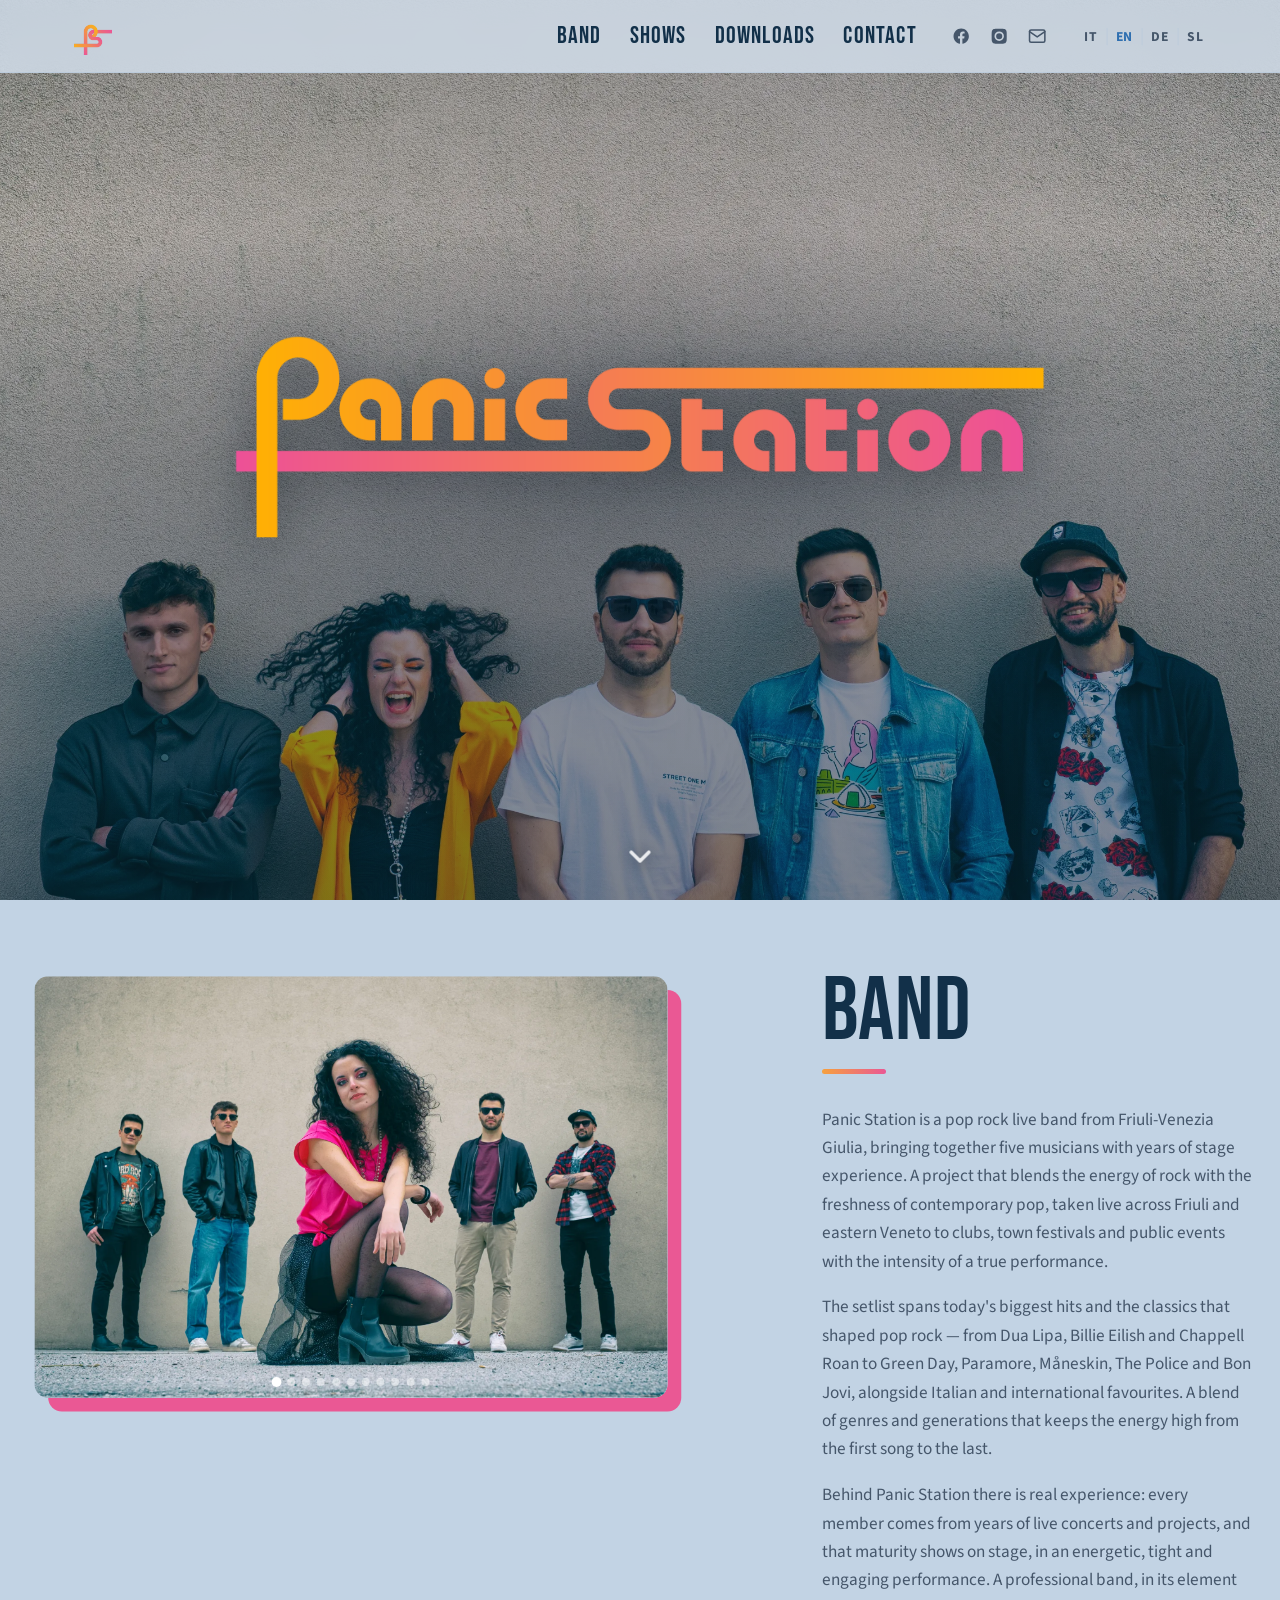
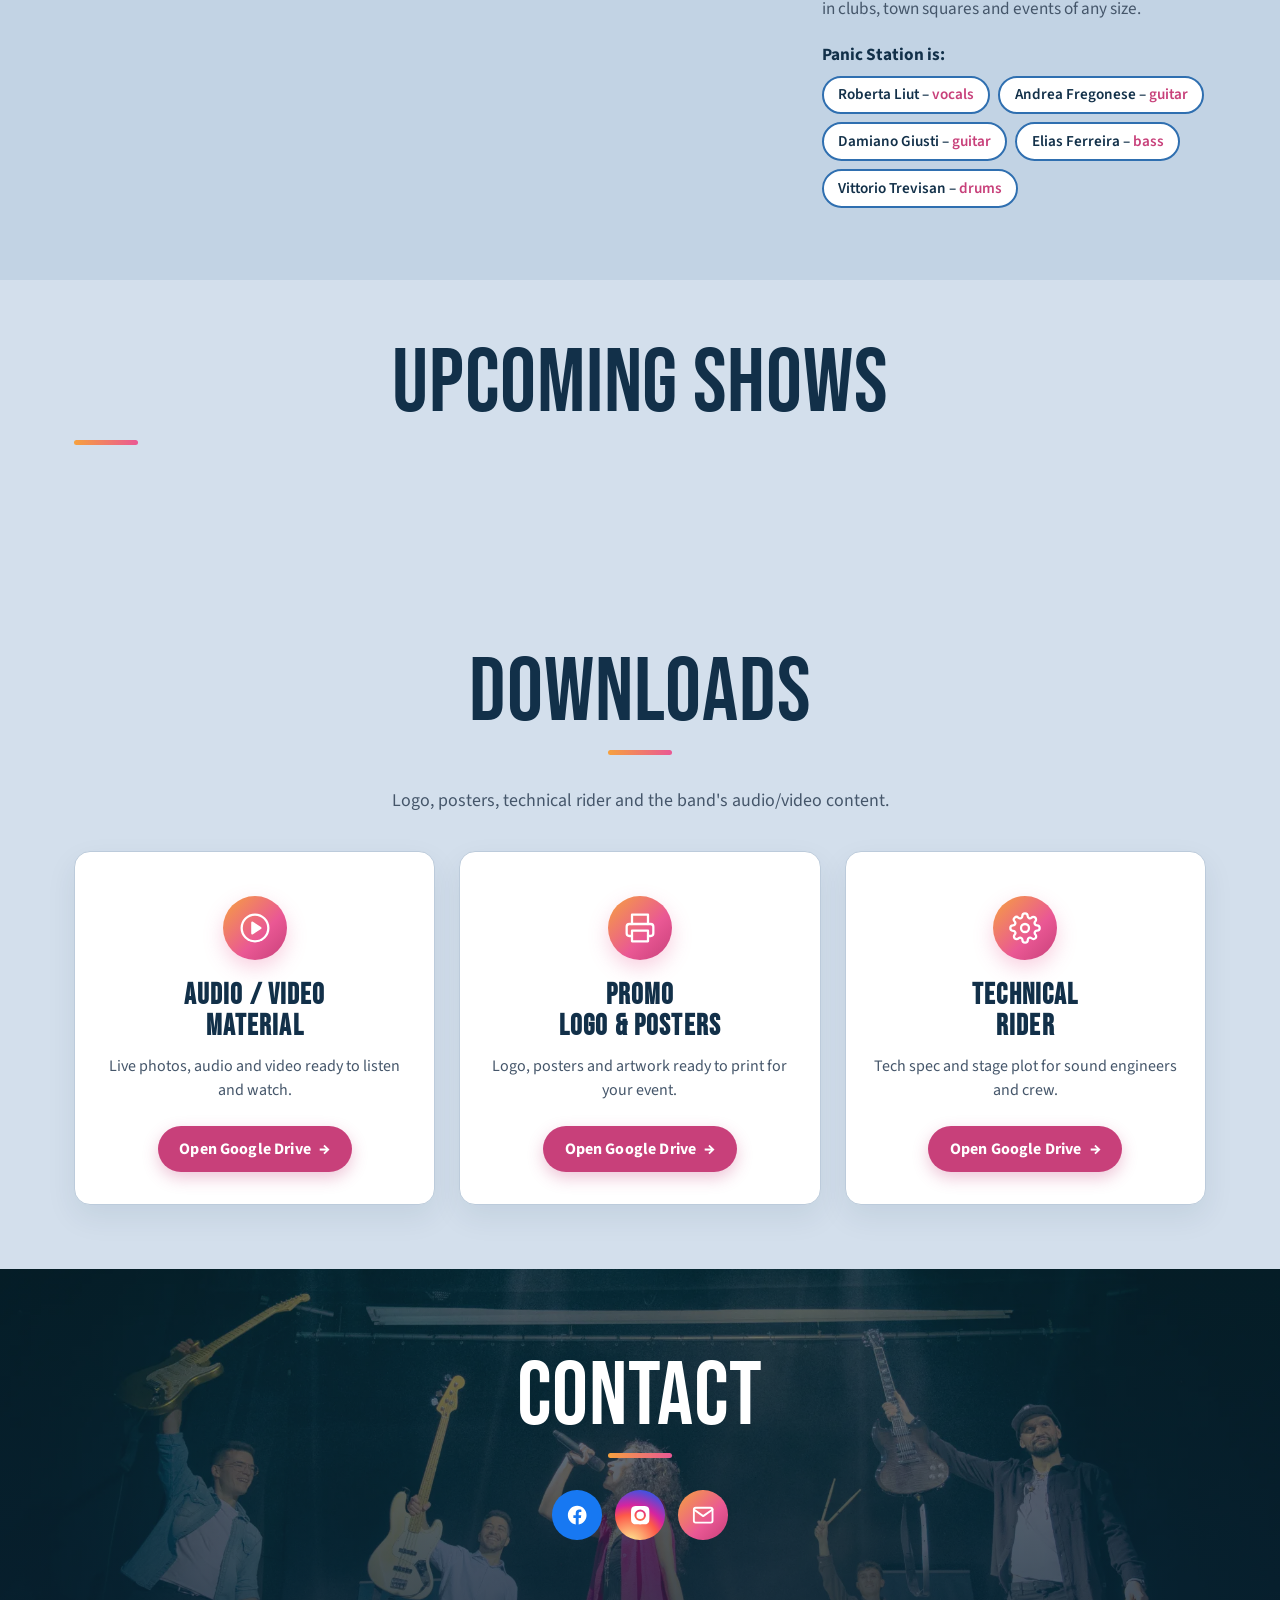
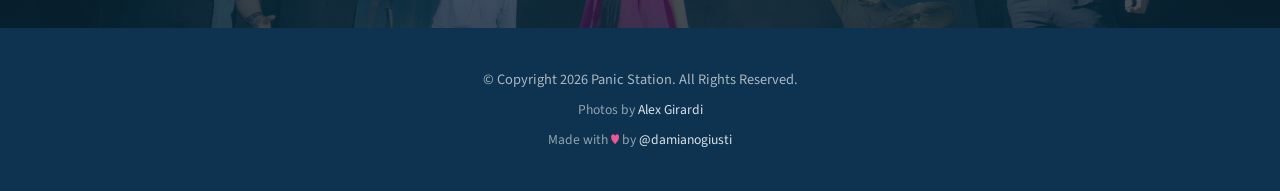
<file: index.html>
<!DOCTYPE html>
<html lang="it">
<head>
  <meta charset="UTF-8">
  <meta name="viewport" content="width=device-width, initial-scale=1, minimum-scale=1">

  <title>Panic Station — Live Pop Rock Band | Friuli e Veneto</title>
  <meta name="description" data-i18n="meta.description" content="Panic Station: live band pop rock in Friuli e Veneto (San Vito al Tagliamento, Portogruaro, Pordenone). Grandi successi pop e classici rock suonati dal vivo per feste, sagre ed eventi.">
  <meta name="keywords" content="Panic Station, band pop rock, live band Friuli, cover band Veneto, musica dal vivo San Vito al Tagliamento, band Portogruaro, band Pordenone, gruppo musicale pop rock, live music, feste sagre eventi">
  <meta name="author" content="Panic Station">
  <meta name="robots" content="index, follow, max-image-preview:large">
  <meta name="theme-color" content="#123049">
  <link rel="canonical" href="https://www.panicstation.it/">

  <!-- Local SEO -->
  <meta name="geo.region" content="IT-FVG">
  <meta name="geo.placename" content="San Vito al Tagliamento, Pordenone">
  <meta name="geo.position" content="45.9167;12.8583">
  <meta name="ICBM" content="45.9167, 12.8583">

  <!-- Icons -->
  <link rel="shortcut icon" href="assets/images/logo-2.png" type="image/png">
  <link rel="apple-touch-icon" href="assets/images/logo-2.png">

  <!-- Open Graph -->
  <meta property="og:type" content="website">
  <meta property="og:site_name" content="Panic Station">
  <meta property="og:title" content="Panic Station — Live Pop Rock Band">
  <meta property="og:description" content="Live band pop rock in Friuli e Veneto. Successi pop e classici rock suonati dal vivo per feste, sagre ed eventi.">
  <meta property="og:url" content="https://www.panicstation.it/">
  <meta property="og:locale" content="it_IT">
  <meta property="og:locale:alternate" content="en_US">
  <meta property="og:locale:alternate" content="de_DE">
  <meta property="og:locale:alternate" content="sl_SI">
  <meta property="og:image" content="https://www.panicstation.it/assets/images/preview.webp">
  <meta property="og:image:type" content="image/webp">
  <meta property="og:image:width" content="1640">
  <meta property="og:image:height" content="924">
  <meta property="og:image:alt" content="Panic Station — pop rock band">

  <!-- Twitter -->
  <meta name="twitter:card" content="summary_large_image">
  <meta name="twitter:title" content="Panic Station — Live Pop Rock Band">
  <meta name="twitter:description" content="Live band pop rock in Friuli e Veneto. Successi pop e classici rock suonati dal vivo.">
  <meta name="twitter:image" content="https://www.panicstation.it/assets/images/preview.webp">

  <!-- Fonts + critical hero preload (LCP) -->
  <link rel="preconnect" href="https://fonts.googleapis.com">
  <link rel="preconnect" href="https://fonts.gstatic.com" crossorigin>
  <link rel="stylesheet" href="https://fonts.googleapis.com/css2?family=Bebas+Neue&family=Source+Sans+3:ital,wght@0,300;0,400;0,600;0,700;1,400&display=swap">
  <link rel="preload" as="image" href="assets/images/copertina-desktop.webp" media="(orientation: landscape)" fetchpriority="high">
  <link rel="preload" as="image" href="assets/images/copertina-mobile.webp" media="(orientation: portrait)" fetchpriority="high">

  <link rel="stylesheet" href="styles.css">
  <script defer src="translations.js"></script>
  <script defer src="script.js"></script>

  <script type="application/ld+json">
  {
    "@context": "https://schema.org",
    "@type": "MusicGroup",
    "name": "Panic Station",
    "url": "https://www.panicstation.it/",
    "logo": "https://www.panicstation.it/assets/images/logo-2.png",
    "image": "https://www.panicstation.it/assets/images/copertina-desktop.webp",
    "genre": ["Pop Rock", "Rock", "Pop", "Cover Band"],
    "foundingDate": "2020",
    "email": "info@panicstation.it",
    "address": {
      "@type": "PostalAddress",
      "addressLocality": "San Vito al Tagliamento",
      "addressRegion": "Friuli-Venezia Giulia",
      "addressCountry": "IT"
    },
    "sameAs": [
      "https://www.facebook.com/panicstation.live/",
      "https://www.instagram.com/panicstation.live/"
    ],
    "areaServed": [
      {
        "@type": "GeoCircle",
        "geoMidpoint": { "@type": "GeoCoordinates", "latitude": 45.9167, "longitude": 12.8583 },
        "geoRadius": 50000
      },
      { "@type": "AdministrativeArea", "name": "Friuli-Venezia Giulia" },
      { "@type": "AdministrativeArea", "name": "Veneto" },
      { "@type": "Country", "name": "Austria" },
      { "@type": "Country", "name": "Slovenia" },
      { "@type": "City", "name": "San Vito al Tagliamento" },
      { "@type": "City", "name": "Pordenone" },
      { "@type": "City", "name": "Casarsa della Delizia" },
      { "@type": "City", "name": "Spilimbergo" },
      { "@type": "City", "name": "Sacile" },
      { "@type": "City", "name": "Maniago" },
      { "@type": "City", "name": "Aviano" },
      { "@type": "City", "name": "Cordovado" },
      { "@type": "City", "name": "Sesto al Reghena" },
      { "@type": "City", "name": "Valvasone Arzene" },
      { "@type": "City", "name": "Zoppola" },
      { "@type": "City", "name": "Fiume Veneto" },
      { "@type": "City", "name": "Azzano Decimo" },
      { "@type": "City", "name": "Pasiano di Pordenone" },
      { "@type": "City", "name": "Prata di Pordenone" },
      { "@type": "City", "name": "Brugnera" },
      { "@type": "City", "name": "Porcia" },
      { "@type": "City", "name": "Cordenons" },
      { "@type": "City", "name": "Fontanafredda" },
      { "@type": "City", "name": "Chions" },
      { "@type": "City", "name": "San Giorgio della Richinvelda" },
      { "@type": "City", "name": "Morsano al Tagliamento" },
      { "@type": "City", "name": "Udine" },
      { "@type": "City", "name": "Codroipo" },
      { "@type": "City", "name": "Latisana" },
      { "@type": "City", "name": "Lignano Sabbiadoro" },
      { "@type": "City", "name": "Palmanova" },
      { "@type": "City", "name": "San Daniele del Friuli" },
      { "@type": "City", "name": "Cividale del Friuli" },
      { "@type": "City", "name": "Mortegliano" },
      { "@type": "City", "name": "Rivignano Teor" },
      { "@type": "City", "name": "Bertiolo" },
      { "@type": "City", "name": "Camino al Tagliamento" },
      { "@type": "City", "name": "Talmassons" },
      { "@type": "City", "name": "Sedegliano" },
      { "@type": "City", "name": "Varmo" },
      { "@type": "City", "name": "Ronchis" },
      { "@type": "City", "name": "Precenicco" },
      { "@type": "City", "name": "Marano Lagunare" },
      { "@type": "City", "name": "Cervignano del Friuli" },
      { "@type": "City", "name": "Portogruaro" },
      { "@type": "City", "name": "San Donà di Piave" },
      { "@type": "City", "name": "Conegliano" },
      { "@type": "City", "name": "Oderzo" },
      { "@type": "City", "name": "Motta di Livenza" },
      { "@type": "City", "name": "Caorle" },
      { "@type": "City", "name": "San Michele al Tagliamento" },
      { "@type": "City", "name": "Bibione" },
      { "@type": "City", "name": "Concordia Sagittaria" },
      { "@type": "City", "name": "Pramaggiore" },
      { "@type": "City", "name": "Annone Veneto" },
      { "@type": "City", "name": "Cinto Caomaggiore" },
      { "@type": "City", "name": "Gruaro" },
      { "@type": "City", "name": "Teglio Veneto" },
      { "@type": "City", "name": "Fossalta di Portogruaro" },
      { "@type": "City", "name": "San Stino di Livenza" },
      { "@type": "City", "name": "Meduna di Livenza" },
      { "@type": "City", "name": "Gorgo al Monticano" },
      { "@type": "City", "name": "Ceggia" },
      { "@type": "City", "name": "Torre di Mosto" }
    ],
    "member": [
      { "@type": "Person", "name": "Roberta Liut", "roleName": "voce" },
      { "@type": "Person", "name": "Andrea Fregonese", "roleName": "chitarra" },
      { "@type": "Person", "name": "Damiano Giusti", "roleName": "chitarra" },
      { "@type": "Person", "name": "Elias Ferreira", "roleName": "basso" },
      { "@type": "Person", "name": "Vittorio Trevisan", "roleName": "batteria" }
    ]
  }
  </script>
</head>
<body class="vb">

  <header class="navbar" id="top">
    <div class="container navbar-inner">
      <a class="navbar-brand" href="#top" aria-label="Panic Station">
        <img src="assets/images/logo-2.png" alt="Panic Station">
      </a>
      <button class="navbar-toggle" type="button" aria-controls="nav-menu" aria-expanded="false" aria-label="Menu">
        <span></span><span></span><span></span>
      </button>
      <nav class="navbar-menu" id="nav-menu">
        <ul class="nav-links">
          <li><a href="#band" data-i18n="nav.band">Band</a></li>
          <li><a href="#date" data-i18n="nav.dates">Date</a></li>
          <li><a href="#download" data-i18n="nav.download">Materiali</a></li>
          <li><a href="#contattaci" data-i18n="nav.contact">Contattaci</a></li>
        </ul>
        <div class="nav-social">
          <a href="https://www.facebook.com/panicstation.live/" target="_blank" rel="noopener" aria-label="Facebook" data-icon="facebook"></a>
          <a href="https://www.instagram.com/panicstation.live/" target="_blank" rel="noopener" aria-label="Instagram" data-icon="instagram"></a>
          <a href="mailto:info@panicstation.it?subject=Contatto da sito web" aria-label="Email" data-icon="mail"></a>
        </div>
        <div class="lang-switch" role="group" aria-label="Language">
          <button type="button" data-lang="it">IT</button><span aria-hidden="true">|</span>
          <button type="button" data-lang="en">EN</button><span aria-hidden="true">|</span>
          <button type="button" data-lang="de">DE</button><span aria-hidden="true">|</span>
          <button type="button" data-lang="sl">SL</button>
        </div>
      </nav>
    </div>
  </header>

  <!-- Hero -->
  <section class="hero" id="hero">
    <picture class="hero-bg">
      <source media="(orientation: portrait)" srcset="assets/images/copertina-mobile.webp">
      <img src="assets/images/copertina-desktop.webp" alt="Panic Station" fetchpriority="high">
    </picture>
    <div class="hero-scrim"></div>
    <img class="hero-logo" src="assets/images/logo-vettoriale-copy.pdf-svg.png" alt="Panic Station">
    <a class="hero-scroll" href="#band" aria-label="Scorri verso il basso">
      <svg viewBox="0 0 24 24" fill="none" stroke="currentColor" stroke-width="2.4" stroke-linecap="round" stroke-linejoin="round" aria-hidden="true"><path d="m6 9 6 6 6-6"/></svg>
    </a>
  </section>

  <!-- Band -->
  <section class="band" id="band">
    <div class="container band-grid">
      <figure class="band-photo band-carousel" data-reveal aria-roledescription="carousel" aria-label="Panic Station live">
        <div class="carousel-track">
          <img class="carousel-slide is-active" src="assets/images/band.webp" alt="Panic Station live pop rock band" width="2000" height="1334" loading="lazy">
          <img class="carousel-slide" src="assets/images/band-01.webp" alt="Panic Station live pop rock band" width="1800" height="1200" loading="lazy">
          <img class="carousel-slide" src="assets/images/band-02.webp" alt="Panic Station live pop rock band" width="1800" height="1200" loading="lazy">
          <img class="carousel-slide" src="assets/images/band-03.webp" alt="Panic Station live pop rock band" width="1800" height="1200" loading="lazy">
          <img class="carousel-slide" src="assets/images/band-04.webp" alt="Panic Station live pop rock band" width="1800" height="1200" loading="lazy">
          <img class="carousel-slide" src="assets/images/band-05.webp" alt="Panic Station live pop rock band" width="1800" height="1200" loading="lazy">
          <img class="carousel-slide" src="assets/images/band-06.webp" alt="Panic Station live pop rock band" width="1800" height="1200" loading="lazy">
          <img class="carousel-slide" src="assets/images/band-07.webp" alt="Panic Station live pop rock band" width="1800" height="1200" loading="lazy">
          <img class="carousel-slide" src="assets/images/band-08.webp" alt="Panic Station live pop rock band" width="1800" height="1200" loading="lazy">
          <img class="carousel-slide" src="assets/images/band-09.webp" alt="Panic Station live pop rock band" width="1800" height="1200" loading="lazy">
          <img class="carousel-slide" src="assets/images/band-10.webp" alt="Panic Station live pop rock band" width="1800" height="1200" loading="lazy">
        </div>
        <button class="carousel-btn prev" type="button" aria-label="Foto precedente"><svg viewBox="0 0 24 24" fill="none" stroke="currentColor" stroke-width="2.4" stroke-linecap="round" stroke-linejoin="round" aria-hidden="true"><path d="m15 18-6-6 6-6"/></svg></button>
        <button class="carousel-btn next" type="button" aria-label="Foto successiva"><svg viewBox="0 0 24 24" fill="none" stroke="currentColor" stroke-width="2.4" stroke-linecap="round" stroke-linejoin="round" aria-hidden="true"><path d="m9 18 6-6-6-6"/></svg></button>
        <div class="carousel-dots" role="tablist"></div>
      </figure>
      <div class="band-text" data-reveal>
        <h2 class="section-title" data-i18n="band.heading">BAND</h2>
        <p data-i18n="band.p1">Panic Station è una live band pop rock del Friuli-Venezia Giulia, nata dall'incontro di cinque musicisti con anni di palco alle spalle. Un progetto che unisce l'energia del rock e la freschezza del pop contemporaneo, portato dal vivo tra Friuli e Veneto orientale in locali, sagre ed eventi pubblici con l'intensità di una vera performance.</p>
        <p data-i18n="band.p2">La setlist spazia dai grandi successi di oggi ai classici che hanno fatto la storia del pop rock: da Dua Lipa, Billie Eilish e Chappell Roan a Green Day, Paramore, Måneskin, The Police e Bon Jovi, passando per hit italiane e internazionali. Un incontro di generi e generazioni che tiene alta l'energia dal primo all'ultimo brano.</p>
        <p data-i18n="band.p3">Dietro Panic Station c'è esperienza vera: ogni componente arriva da anni di concerti e progetti dal vivo, e questa maturità si sente sul palco, in una performance energica, precisa e coinvolgente. Una band professionale, a suo agio tra club, piazze ed eventi di ogni dimensione.</p>
        <p class="members-intro" data-i18n="band.membersIntro">I Panic Station sono:</p>
        <ul class="members">
          <li>Roberta Liut &ndash; <span data-i18n="role.vocals">voce</span></li>
          <li>Andrea Fregonese &ndash; <span data-i18n="role.guitar">chitarra</span></li>
          <li>Damiano Giusti &ndash; <span data-i18n="role.guitar">chitarra</span></li>
          <li>Elias Ferreira &ndash; <span data-i18n="role.bass">basso</span></li>
          <li>Vittorio Trevisan &ndash; <span data-i18n="role.drums">batteria</span></li>
        </ul>
      </div>
    </div>
  </section>

  <!-- Gigs -->
  <section class="gigs" id="date">
    <div class="container" id="next_gigs">
      <div class="section-head" data-reveal>
        <h2 class="section-title" data-i18n="gigs.heading">Prossimi live</h2>
      </div>
    </div>
  </section>

  <!-- Downloads -->
  <section class="quick-links" id="download">
    <div class="container">
      <div class="section-head" data-reveal>
        <h2 class="section-title center" data-i18n="downloads.heading">MATERIALI</h2>
        <p class="section-sub" data-i18n="downloads.subtitle">Logo, locandine, rider tecnico e contenuti audio/video della band.</p>
      </div>
      <div class="cards">
        <a class="card" href="https://materiale.panicstation.it" target="_blank" rel="noopener" data-reveal>
          <span class="card-icon" data-icon="play"></span>
          <h3 class="card-title" data-i18n-html="cards.material">MATERIALE <br> AUDIO / VIDEO</h3>
          <p class="card-desc" data-i18n="cards.material.desc">Foto, audio e video live pronti da ascoltare e guardare.</p>
          <span class="card-cta" data-i18n="cards.cta">Apri Google Drive</span>
        </a>
        <a class="card" href="https://drive.google.com/drive/folders/1IUiKf55fL4-iTd4FxjVwKEXodRz_qEDn" target="_blank" rel="noopener" data-reveal>
          <span class="card-icon" data-icon="print"></span>
          <h3 class="card-title" data-i18n-html="cards.ads">PUBBLICITÀ<br>LOGO E LOCANDINE</h3>
          <p class="card-desc" data-i18n="cards.ads.desc">Logo, locandine e grafiche pronte da stampare per il tuo evento.</p>
          <span class="card-cta" data-i18n="cards.cta">Apri Google Drive</span>
        </a>
        <a class="card" href="https://drive.google.com/file/d/1LFYhdl3VUo5XoUsHOWB9RDWOVeJ8-pVO/view?usp=drive_link" target="_blank" rel="noopener" data-reveal>
          <span class="card-icon" data-icon="gear"></span>
          <h3 class="card-title" data-i18n-html="cards.rider">RIDER <br> TECNICO</h3>
          <p class="card-desc" data-i18n="cards.rider.desc">Scheda tecnica e piano palco per fonici e service.</p>
          <span class="card-cta" data-i18n="cards.cta">Apri Google Drive</span>
        </a>
      </div>
    </div>
  </section>

  <!-- Contact -->
  <section class="contact" id="contattaci">
    <picture class="contact-bg">
      <img src="assets/images/footer.webp" alt="" loading="lazy">
    </picture>
    <div class="contact-scrim"></div>
    <div class="container">
      <h2 class="section-title center" data-i18n="contact.heading" data-reveal>CONTATTACI</h2>
      <div class="social-list" data-reveal>
        <a class="social-btn facebook" href="https://www.facebook.com/panicstation.live/" target="_blank" rel="noopener" aria-label="Facebook" data-icon="facebook"></a>
        <a class="social-btn instagram" href="https://www.instagram.com/panicstation.live/" target="_blank" rel="noopener" aria-label="Instagram" data-icon="instagram"></a>
        <a class="social-btn mail" href="mailto:info@panicstation.it?subject=Contatto da sito web" aria-label="Email" data-icon="mail"></a>
      </div>
    </div>
  </section>

  <footer class="footer">
    <div class="container">
      <p class="copyright" id="copyright_js"></p>
      <p class="footer-credit"><span data-i18n="footer.photos">Foto di</span> <a href="https://alexgirardi.it/" target="_blank" rel="noopener">Alex Girardi</a></p>
      <p class="footer-credit"><span data-i18n="footer.madeWith">Made with</span> <span class="heart" aria-label="love" role="img">♥</span> <span data-i18n="footer.by">by</span> <a href="https://www.damianogiusti.com/" target="_blank" rel="noopener">@damianogiusti</a></p>
    </div>
  </footer>

</body>
</html>
</file>
<file: styles.css>
/* ===== Variant B — Bold Dynamic (light blue, heritage-forward) ===== */
/* Bright but blue-tinted: brand blue + white + pink, logo-2 gradient pops */
:root {
  --bg: #d3dfec;          /* blue-grey base (a touch deeper) */
  --surface: #ffffff;     /* cards */
  --surface-2: #c2d3e4;   /* alt section (deeper blue tint) */
  --line: #bccbdb;
  --ink: #123049;         /* dark navy text */
  --muted: #45566a;       /* AA on light-blue surfaces */
  --blue: #2f6fb0;        /* brand blue */
  --blue-d: #1d4368;
  --navy: #0d3350;        /* footer / anchor navy */
  --blue-soft: #dbe8f5;
  --pink: #ea5894;        /* brand pink (decorative) */
  --pink-text: #c8407a;   /* darker pink for text (AA on white) */
  --orange: #f6893f;
  --yellow: #f2c14e;
  --grad: linear-gradient(90deg, #f6a13e 0%, #ea5894 100%);
  --grad-d: linear-gradient(135deg, #f6a13e 0%, #ea5894 60%, #c8407a 100%);
  --grad-h: linear-gradient(135deg, #cf6a1a 0%, #ea5894 55%, #c8407a 100%); /* ticket header: white text ≥3:1 */
  --nav-h: 4.5rem;
  --fd: 'Bebas Neue', Impact, sans-serif;
  --fb: 'Source Sans 3', -apple-system, Segoe UI, Roboto, sans-serif;
}

*, *::before, *::after { box-sizing: border-box; }
html, body { max-width: 100%; overflow-x: hidden; }
html { scroll-behavior: smooth; }
body { margin: 0; font-family: var(--fb); font-size: 1.075rem; line-height: 1.65; color: var(--ink); background: var(--bg); -webkit-font-smoothing: antialiased; }
a { color: inherit; text-decoration: none; }
img { max-width: 100%; display: block; }
.container { width: 100%; max-width: 1180px; margin: 0 auto; padding: 0 1.5rem; }

.section-title {
  font-family: var(--fd); font-weight: 400;
  font-size: clamp(3rem, 8vw, 5.6rem);
  line-height: .9; letter-spacing: .01em; margin: 0 0 2rem; color: var(--ink);
  text-transform: uppercase; position: relative;
}
.section-title::after { content: ""; display: block; width: 4rem; height: 5px; margin-top: 1rem; background: var(--grad); border-radius: 3px; }
.section-title.center { text-align: center; }
.section-title.center::after { margin-left: auto; margin-right: auto; }

/* ===== Scroll animations ===== */
[data-reveal] { opacity: 0; transform: translateY(34px); transition: opacity .7s ease, transform .7s cubic-bezier(.2,.8,.2,1); }
[data-reveal].is-visible { opacity: 1; transform: none; }
.band-photo[data-reveal] { transform: translateX(-46px) scale(.98); }
.band-text[data-reveal]  { transform: translateX(46px); }
.cards a:nth-child(1)[data-reveal] { transition-delay: .05s; }
.cards a:nth-child(2)[data-reveal] { transition-delay: .16s; }
.cards a:nth-child(3)[data-reveal] { transition-delay: .27s; }
@media (prefers-reduced-motion: reduce) { [data-reveal] { opacity: 1 !important; transform: none !important; } }

/* ===== Navbar ===== */
.navbar { position: fixed; inset: 0 0 auto 0; z-index: 100; background: rgba(211,223,236,.85); backdrop-filter: saturate(150%) blur(12px); border-bottom: 1px solid var(--line); }
.navbar-inner { display: flex; align-items: center; gap: 1rem; min-height: var(--nav-h); }
.navbar-brand img { height: 2.4rem; width: auto; }
.navbar-menu { display: flex; align-items: center; gap: 1.75rem; margin-left: auto; }
.nav-links { display: flex; gap: 1.75rem; list-style: none; margin: 0; padding: 0; }
.nav-links a { font-family: var(--fd); font-size: 1.5rem; letter-spacing: .05em; color: var(--ink); transition: color .2s; }
.nav-links a:hover { color: var(--pink); }
.nav-social { display: flex; gap: .4rem; }
.nav-social a { width: 2rem; height: 2rem; display: grid; place-items: center; color: var(--muted); transition: color .2s; }
.nav-social a:hover { color: var(--pink); }
.nav-social svg { width: 1.15rem; height: 1.15rem; }
.lang-switch { display: flex; align-items: center; gap: .3rem; }
.lang-switch button { background: none; border: none; cursor: pointer; color: var(--muted); font-family: var(--fb); font-weight: 700; font-size: .85rem; letter-spacing: .05em; padding: .1rem .15rem; }
.lang-switch button.active { color: var(--blue); }
.lang-switch span { color: var(--line); }
.navbar-toggle { display: none; margin-left: auto; background: none; border: none; cursor: pointer; padding: .5rem; }
.navbar-toggle span { display: block; width: 26px; height: 2px; margin: 5px 0; background: var(--ink); transition: .3s; }

/* ===== Hero ===== */
.hero { position: relative; height: 100svh; min-height: 560px; overflow: hidden; background: var(--surface-2); }
.hero-bg, .hero-bg img { position: absolute; inset: 0; width: 100%; height: 100%; }
.hero-bg img { object-fit: cover; object-position: center 30%; }
.hero-scrim {
  position: absolute; inset: 0;
  background:
    radial-gradient(115% 75% at 50% 50%, rgba(6,26,42,.42) 0%, rgba(6,26,42,.14) 46%, rgba(6,26,42,0) 72%),
    linear-gradient(180deg, rgba(6,26,42,.28) 0%, rgba(6,26,42,0) 26%, rgba(6,26,42,.5) 100%);
}
.hero-logo {
  position: absolute; left: 50%; top: 50%; transform: translate(-50%,-52%);
  width: min(82%, 820px); height: auto; z-index: 2;
  filter: drop-shadow(0 8px 26px rgba(4,16,28,.5));
  animation: heroPop 1s cubic-bezier(.2,.8,.2,1) both;
}
@keyframes heroPop { from { opacity: 0; transform: translate(-50%,-46%) scale(.94); } to { opacity: 1; transform: translate(-50%,-52%) scale(1); } }
.hero-scroll {
  position: absolute; left: 50%; bottom: 1.6rem; transform: translateX(-50%);
  z-index: 3; color: #fff; opacity: 0;
  display: grid; place-items: center;
  filter: drop-shadow(0 2px 8px rgba(4,16,28,.55));
  transition: opacity .2s;
  animation: heroCue .8s ease 2.4s forwards;
}
.hero-scroll:hover { opacity: 1; }
@keyframes heroCue { to { opacity: .85; } }
.hero-scroll svg { width: 2.2rem; height: 2.2rem; animation: heroBob 1.8s ease-in-out infinite; }
@keyframes heroBob { 0%, 100% { transform: translateY(0); } 50% { transform: translateY(9px); } }
@media (prefers-reduced-motion: reduce) {
  .hero-scroll { opacity: .85; animation: none; }
  .hero-scroll svg { animation: none; }
}

/* ===== Downloads / Quick links ===== */
.quick-links { background: var(--bg); padding: 4rem 0; }
.quick-links .section-head { margin-bottom: 2.25rem; }
.section-sub { max-width: 660px; margin: 0 auto; text-align: center; color: var(--muted); font-size: 1.12rem; line-height: 1.6; }
.cards { display: grid; grid-template-columns: repeat(3, 1fr); gap: 1.5rem; }
.card {
  display: flex; flex-direction: column; align-items: center;
  background: var(--surface); border: 1px solid var(--line); border-radius: 16px;
  padding: 2.75rem 1.6rem 2rem; text-align: center;
  box-shadow: 0 12px 30px rgba(13,51,80,.08);
  transition: transform .25s, box-shadow .25s, border-color .25s;
}
.card:hover { transform: translateY(-10px); box-shadow: 0 24px 50px rgba(234,88,148,.24); border-color: var(--pink); }
.card-icon { display: inline-grid; place-items: center; width: 4rem; height: 4rem; border-radius: 50%; color: #fff; background: var(--grad-d); box-shadow: 0 8px 20px rgba(234,88,148,.28); }
.card-icon svg { width: 2rem; height: 2rem; stroke-width: 1.7; }
.card-title { margin: 1.2rem 0 0; font-family: var(--fd); font-size: 1.8rem; letter-spacing: .04em; line-height: 1.1; color: var(--ink); }
.card-desc { margin: .7rem 0 1.5rem; color: var(--muted); font-size: 1rem; line-height: 1.5; }
.card-cta {
  margin-top: auto; display: inline-flex; align-items: center; gap: .5rem;
  font-family: var(--fb); font-weight: 700; font-size: 1rem; letter-spacing: .01em;
  color: #fff; background: var(--pink-text);
  padding: .6rem 1.35rem; border-radius: 999px;
  box-shadow: 0 6px 16px rgba(200,64,122,.3);
  transition: gap .2s ease, box-shadow .2s ease, transform .2s ease;
}
.card-cta::after { content: "→"; font-size: 1.1em; line-height: 1; }
.card:hover .card-cta { gap: .85rem; box-shadow: 0 10px 22px rgba(200,64,122,.42); transform: translateY(-1px); }

/* ===== Band (split slide-in) ===== */
.band { background: var(--surface-2); padding: 4.5rem 0; }
.band-grid { display: grid; grid-template-columns: 1.5fr 1fr; gap: 3.5rem; align-items: center; }
.band-photo { margin: 0; border-radius: 14px; overflow: hidden; box-shadow: 14px 14px 0 var(--pink); }
.band-photo { align-self: start; }
.band-photo img { display: block; width: 100%; height: auto; }

/* ===== Band carousel ===== */
.band-carousel { position: relative; }
.carousel-track { position: relative; aspect-ratio: 3 / 2; background: var(--surface-2); }
.band-carousel .carousel-slide { position: absolute; inset: 0; width: 100%; height: 100%; object-fit: cover; opacity: 0; transition: opacity .6s ease; }
.carousel-slide.is-active { opacity: 1; }
.carousel-btn { position: absolute; top: 50%; transform: translateY(-50%); display: grid; place-items: center; width: 40px; height: 40px; padding: 0; border: none; border-radius: 50%; background: rgba(13, 51, 80, .42); color: #fff; cursor: pointer; opacity: 0; transition: background .2s ease, opacity .25s ease; }
.band-carousel:hover .carousel-btn, .carousel-btn:focus-visible { opacity: 1; }
.carousel-btn:hover { background: rgba(13, 51, 80, .72); }
.carousel-btn svg { width: 22px; height: 22px; }
.carousel-btn.prev { left: .7rem; }
.carousel-btn.next { right: .7rem; }
.carousel-dots { position: absolute; left: 0; right: 0; bottom: .8rem; display: flex; justify-content: center; gap: .45rem; }
.carousel-dot { width: 8px; height: 8px; padding: 0; border: none; border-radius: 50%; background: rgba(255, 255, 255, .5); cursor: pointer; transition: background .2s ease, transform .2s ease; }
.carousel-dot.is-active { background: #fff; transform: scale(1.25); }
@media (hover: none) { .carousel-btn { opacity: 1; } }
@media (prefers-reduced-motion: reduce) { .carousel-slide { transition: none; } }
.band-text p { margin: 0 0 1.1rem; color: var(--muted); }
.band-text .members-intro { color: var(--ink); font-weight: 700; margin-bottom: .4rem; }
.members { list-style: none; margin: 0; padding: 0; display: flex; flex-wrap: wrap; gap: .5rem; }
.members li { background: var(--surface); border: 2px solid var(--blue); border-radius: 999px; padding: .3rem .9rem; font-weight: 600; font-size: .95rem; color: var(--ink); }
.members li span { color: var(--pink-text); }

/* ===== Gigs (ticket cards) ===== */
.gigs { background: var(--bg); padding: 4rem 0 4.5rem; }
.section-head { text-align: center; margin-bottom: 2.5rem; }
#next_gigs { display: grid; gap: 1.75rem; }
#next_gigs .section-head { grid-column: 1 / -1; }
.gig-card {
  position: relative; background: var(--surface); color: var(--ink);
  border: 1px solid var(--line); border-radius: 12px; padding: 0; overflow: hidden;
  box-shadow: 0 14px 32px rgba(13,51,80,.1);
  transition: transform .25s, box-shadow .25s;
  animation: fadeUp .6s both;
}
#next_gigs > div:nth-child(2) .gig-card { animation-delay: .05s; }
#next_gigs > div:nth-child(3) .gig-card { animation-delay: .15s; }
#next_gigs > div:nth-child(4) .gig-card { animation-delay: .25s; }
@keyframes fadeUp { from { opacity: 0; transform: translateY(28px); } to { opacity: 1; transform: none; } }
.gig-card:hover { transform: translateY(-6px) scale(1.01); box-shadow: 0 22px 46px rgba(234,88,148,.22); }
.gig-card::before, .gig-card::after { content: ""; position: absolute; top: 3.4rem; width: 22px; height: 22px; background: var(--bg); border-radius: 50%; transform: translateY(-50%); z-index: 2; }
.gig-card::before { left: -11px; } .gig-card::after { right: -11px; }
.gig-top { display: flex; justify-content: space-between; align-items: baseline; gap: 1rem; flex-wrap: wrap; background: var(--grad-h); color: #fff; padding: 1.35rem 2rem; }
.gig-date { font-family: var(--fd); font-size: 2.5rem; letter-spacing: .02em; margin: 0; }
.gig-name { font-family: var(--fd); font-size: 2.5rem; letter-spacing: .02em; margin: 0; color: #fff; text-align: right; text-shadow: 0 1px 8px rgba(120,20,70,.35); }
.gig-location { margin: 0; padding: 1.25rem 2rem 0; font-weight: 600; color: var(--ink); }
.gig-cta { padding: .75rem 2rem 1.5rem; }
.gig-cta a { display: inline-flex; align-items: center; gap: .4rem; font-weight: 700; color: var(--blue); }
.gig-cta u { text-decoration: none; border-bottom: 2px solid currentColor; }

/* teaser: static "continuously updated" note, not a ticket */
.gig-item--teaser { grid-column: 1 / -1; text-align: center; }
.gig-teaser {
  display: inline-flex; align-items: center; gap: .55rem;
  margin: .9rem 0 0; padding: .6rem 1.3rem;
  border: 1px dashed var(--blue); border-radius: 999px;
  background: var(--surface); color: var(--muted);
  font-style: italic; font-size: 1.02rem;
}
.gig-teaser-ic { width: 1.2rem; height: 1.2rem; color: var(--blue); flex: none; }

/* ===== Contact ===== */
.contact { position: relative; padding: 5.5rem 0; overflow: hidden; }
.contact-bg, .contact-bg img { position: absolute; inset: 0; width: 100%; height: 100%; }
.contact-bg img { object-fit: cover; object-position: center 30%; }
.contact-scrim { position: absolute; inset: 0; background: linear-gradient(180deg, rgba(9,32,50,.5), rgba(9,32,50,.78)); }
.contact .container { position: relative; z-index: 2; text-align: center; }
.contact .section-title { color: #fff; }
.social-list { display: flex; justify-content: center; gap: .85rem; margin-top: 1.5rem; }
.social-btn { width: 3.1rem; height: 3.1rem; border-radius: 50%; display: grid; place-items: center; color: #fff; transition: transform .2s, filter .2s; }
.social-btn:hover { transform: translateY(-4px) rotate(6deg); filter: brightness(1.08); }
.social-btn svg { width: 1.4rem; height: 1.4rem; }
.social-btn.facebook { background: #1778f2; }
.social-btn.instagram { background: radial-gradient(circle at 30% 107%, #fdf497 0%, #fd5949 45%, #d6249f 60%, #285AEB 90%); }
.social-btn.mail { background: var(--grad-d); }

/* ===== Footer (navy anchor) ===== */
.footer { background: var(--navy); padding: 2.5rem 0; text-align: center; }
.copyright { margin: 0; font-size: .9rem; color: rgba(255,255,255,.65); }
.footer-credit { margin: .45rem 0 0; font-size: .85rem; color: rgba(255,255,255,.55); }
.footer-credit .heart { color: var(--pink); }
.footer-credit a { color: rgba(255,255,255,.85); border-bottom: 1px solid transparent; transition: border-color .2s, color .2s; }
.footer-credit a:hover { color: #fff; border-color: currentColor; }

[id] { scroll-margin-top: var(--nav-h); }

/* ===== Responsive ===== */
@media (min-width: 720px) { #next_gigs { grid-template-columns: 1fr 1fr; } #next_gigs .gig-card:only-of-type { grid-column: 1 / -1; } }
@media (max-width: 900px) {
  .cards { grid-template-columns: 1fr; max-width: 420px; margin: 0 auto; }
  .band-grid { grid-template-columns: 1fr; gap: 2.5rem; }
  .band-photo { order: -1; box-shadow: 10px 10px 0 var(--pink); }
  .band-photo[data-reveal], .band-text[data-reveal] { transform: translateY(34px); }
}
@media (max-width: 768px) {
  .navbar { position: sticky; top: 0; }
  .navbar-toggle { display: block; }
  .navbar-menu { position: fixed; inset: var(--nav-h) 0 auto 0; flex-direction: column; align-items: flex-start; gap: 1.1rem; background: rgba(211,223,236,.97); backdrop-filter: blur(12px); padding: 1.5rem; border-bottom: 1px solid var(--line); transform: translateY(-160%); transition: transform .3s ease; }
  .navbar-menu.open { transform: translateY(0); }
  .nav-links { flex-direction: column; gap: 1rem; width: 100%; }
  /* fullscreen (below the sticky nav) while protecting heads: crop from the top */
  .hero { height: calc(100svh - var(--nav-h)); min-height: 440px; }
  .hero-bg img { object-position: center top; }
  .hero-scrim { background:
    radial-gradient(130% 55% at 50% 75%, rgba(6,24,40,.5) 0%, rgba(6,24,40,.18) 55%, rgba(6,24,40,0) 80%),
    linear-gradient(180deg, rgba(6,24,40,.3) 0%, rgba(6,24,40,.06) 26%, rgba(6,24,40,.55) 100%); }
  .hero-logo { width: 94%; top: 75%; transform: translate(-50%, -50%); }
  .gig-name { text-align: left; font-size: 2rem; }
  .gig-date { font-size: 2rem; }
  .gig-card::before, .gig-card::after { display: none; }
}
/* Tablet portrait (e.g. iPad): same head-safe fullscreen hero, full nav kept */
@media (orientation: portrait) and (min-width: 769px) and (max-width: 1024px) {
  .navbar { position: sticky; top: 0; }
  .hero { height: calc(100svh - var(--nav-h)); min-height: 520px; }
  .hero-bg img { object-position: center top; }
  .hero-logo { top: 72%; transform: translate(-50%, -50%); width: min(66%, 560px); }
}
</file>
